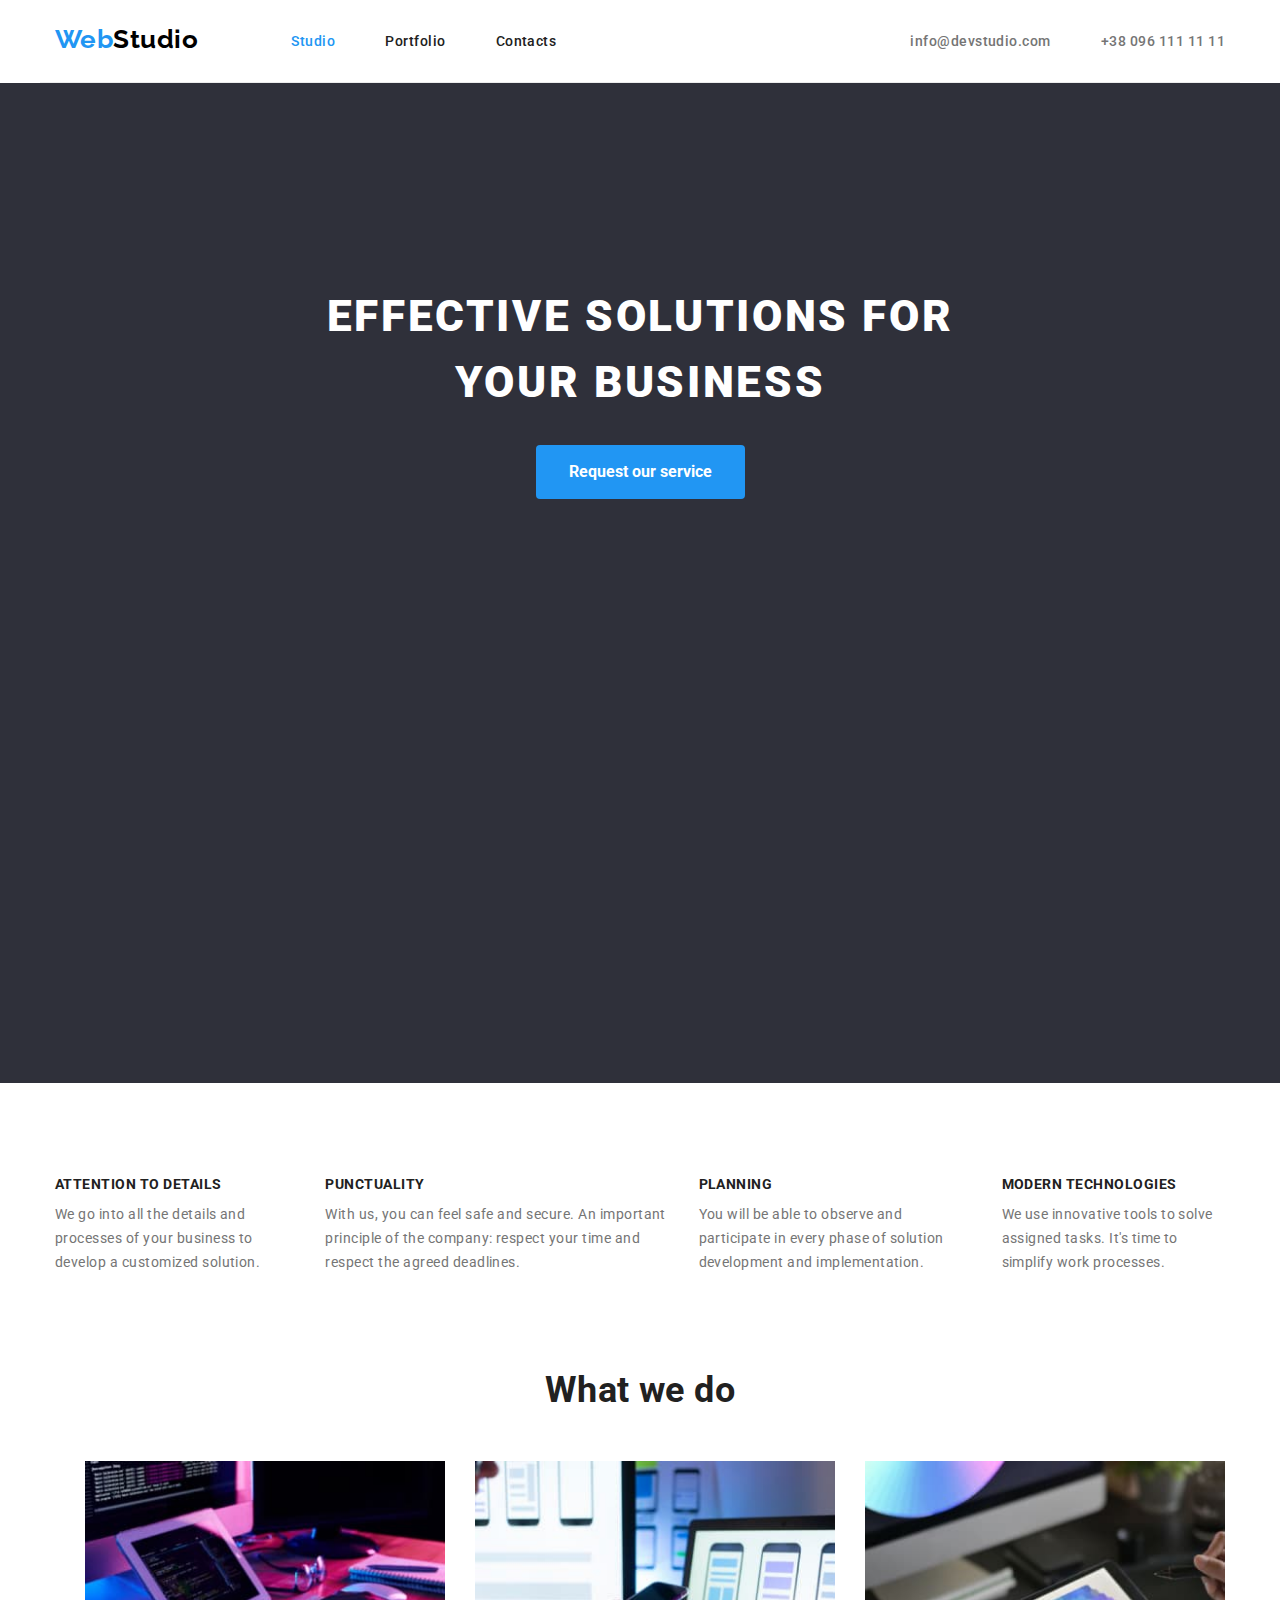
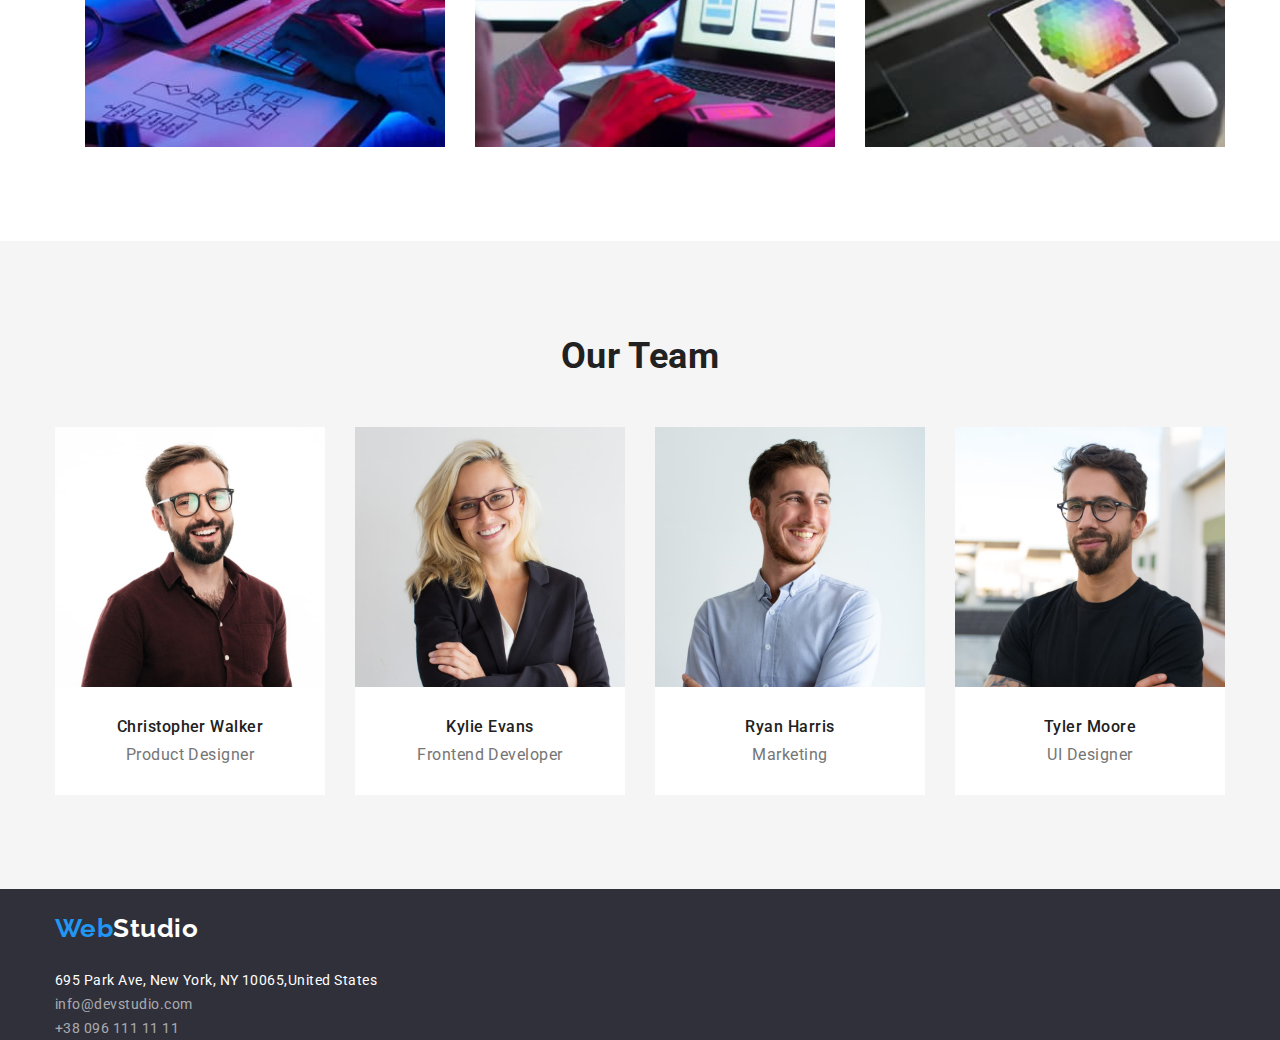
<file: index.html>
<!DOCTYPE html>
<html lang="en">
  <head>
    <meta charset="UTF-8" />
    <meta http-equiv="X-UA-Compatible" content="IE=edge" />
    <meta name="viewport" content="width=device-width, initial-scale=1.0" />
    <meta name="description" content="Ефективні рішення для вашого бізнесу" />
    <title>Document</title>
    <link
      href="https://fonts.googleapis.com/css2?family=Raleway:wght@700&family=Roboto:wght@400;500;700;900&display=swap"
      rel="stylesheet"
    />
    <link
      rel="stylesheet"
      href="https://cdnjs.cloudflare.com/ajax/libs/modern-normalize/1.1.0/modern-normalize.min.css"
    />
    <link rel="stylesheet" href="./css/styles.css " />
  </head>
  <body>
    <header class="page-header">
      <div class="container main-nav">
       <nav class="nav">
              <a href="./index.html" class="logo"> Web<span class="black">Studio</span> </a>

              <ul class="site-nav">
                <li class="item"><a href="" class="link current">Studio</a></li>
                <li class="item"><a href="./portfolio.html" class="link">Portfolio</a></li>
                <li class="item"><a href="" class="link">Contacts</a></li>
              </ul>
            </nav>
          

            <ul class="contacts">
              <li class="item">
                <a href="mailto:info@devstudio.com" class="link">info@devstudio.com</a>
              </li>
              <li class="item"><a href="tel:+380961111111" class="link">+38 096 111 11 11</a></li>
            </ul>
         </div>
    </header>
    <main>
      <section class="hero">
        <div class="hero-wrapper">
        <div class="container">
          <div class="hero-box">
          <h1 class="hero-title">EFFECTIVE SOLUTIONS FOR YOUR BUSINESS</h1>
          <button class="button-blue" type="button">Request our service</button>
        </div>
        </div>
        </div>
      </section>
      <section class="section withoutTitle" >
        <div class="container">
          <h2 class="section-title visually-hidden">Advantages</h2>
          <ul class="advantages-list">
            <li class="item">
              <h3 class="title">ATTENTION TO DETAILS</h3>
              <p class="subtitle">
                We go into all the details and processes of your business to develop a customized
                solution.
              </p>
            </li>
            <li class="item">
              <h3 class="title">PUNCTUALITY</h3>
              <p class="subtitle">
                With us, you can feel safe and secure. An important principle of the company:
                respect your time and respect the agreed deadlines.
              </p>
            </li>
            <li class="item">
              <h3 class="title">PLANNING</h3>
              <p class="subtitle">
                You will be able to observe and participate in every phase of solution development
                and implementation.
              </p>
            </li>
            <li class="item">
              <h3 class="title">MODERN TECHNOLOGIES</h3>
              <p class="subtitle">
                We use innovative tools to solve assigned tasks. It's time to simplify work
                processes.
              </p>
            </li>
          </ul>
        </div>
      </section>
      <section class="section">
        <div class="container">
          <h2 class="section-title">What we do</h2>
          <ul class="workspace">
            <li class="item">
              <img src="./images/img1.jpg" alt="work with a computer" width="370" height="295" />
            </li>
            <li class="item">
              <img src="./images/img2.jpg" alt="work with interface" width="370" height="295" />
            </li>
            <li class="item">
              <img src="./images/img3.jpg" alt="design" width="370" height="295" />
            </li>
          </ul>
        </div>
      </section>
      <section class="section workers">
        <h2 class="section-title">Our Team</h2>
        
        <div class="container">
          <ul class="workers-list">
            <li class="item">
              <div class="pic">
                <img
                  src="./images/workers/img(11).jpg"
                  alt="Christopher Walker"
                  width="270"
                  height="260"
                  
                />
              </div>
                <div class="text-wrapper">
                <h3 class="title">Christopher Walker</h3>
                <p class="profession">Product Designer</p>
              </div>
              
            </li>
            <li class="item">
              <div class="pic">
                <img
                  src="./images/workers/img(12).jpg"
                  alt="Kylie Evans"
                  width="270"
                  height="260"
                  
                />
                </div>
                <div class="text-wrapper">
                <h3 class="title">Kylie Evans</h3>
                <p class="profession">Frontend Developer</p>
              </div>

            </li>
            <li class="item">
              <div class="pic">
                <img
                  src="./images/workers/img(13).jpg"
                  alt="Ryan Harris"
                  width="270"
                  height="260"
                  
                />
                </div>
                <div class="text-wrapper">
                <h3 class="title">Ryan Harris</h3>
                <p class="profession">Marketing</p>
              </div>
            </li>
            <li class="item">
              <div class="pic">
                <img
                  src="./images/workers/img(14).jpg"
                  alt="Tyler Moore"
                  width="270"
                  height="260"
                  
                />
                </div>
                <div class="text-wrapper">
                <h3 class="title">Tyler Moore</h3>
                <p class="profession">UI Designer</p>
              </div>
            </li>
          </ul>
        </div>
      </section>
    </main>
    <footer class="footer">
      <div class="container">
        <a class="logo" href="./index.html">Web<span class="white">Studio</span> </a>
        <address class="address">
          <ul>
            <li><a class="address street" href="695ParkAve,NewYork,NY10065,UnitedStates">695 Park Ave, New York, NY 10065,United States</a></li>
            <li> <a class="address" href="mailto:info@devstudio.com">info@devstudio.com</a></li>
            <li><a class="address" href="tel:+380961111111">+38 096 111 11 11</a></li>
          </ul>
        </address>
      </div>
    </footer>
  </body>
</html>
</file>
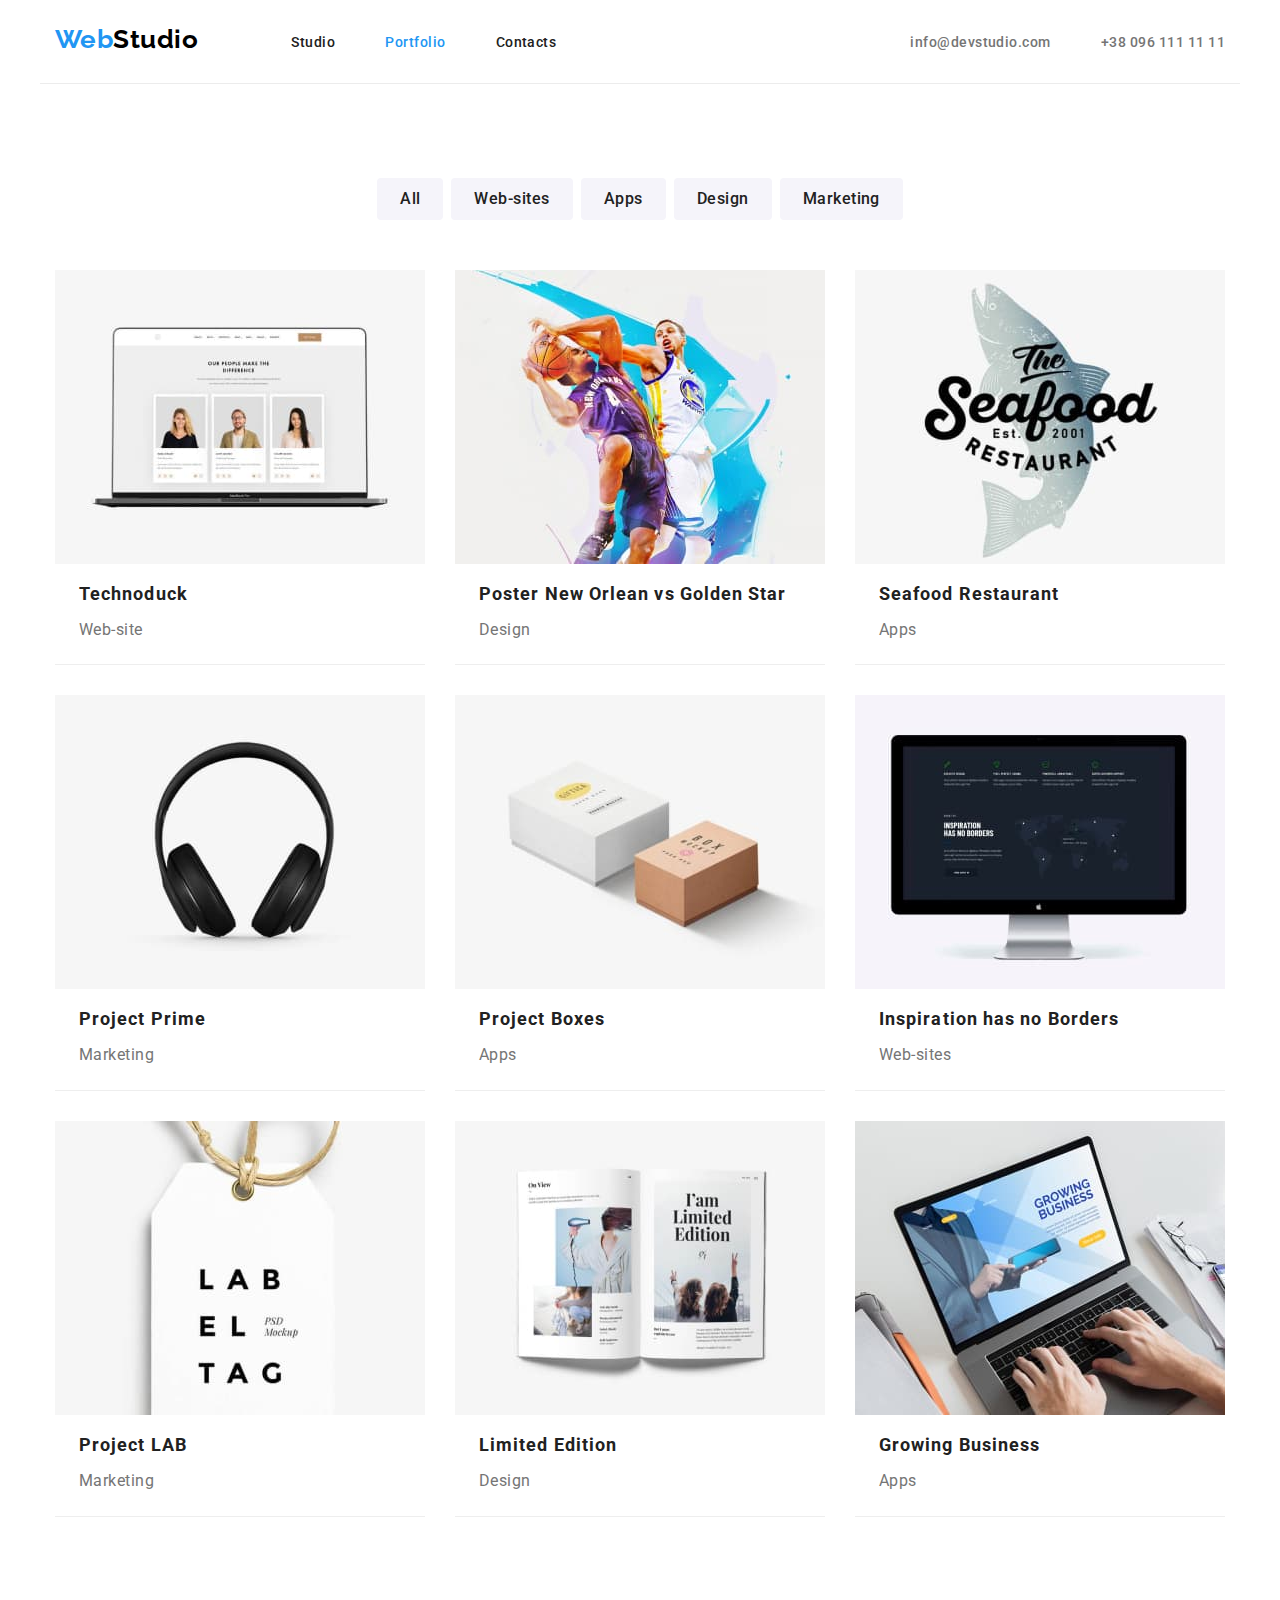
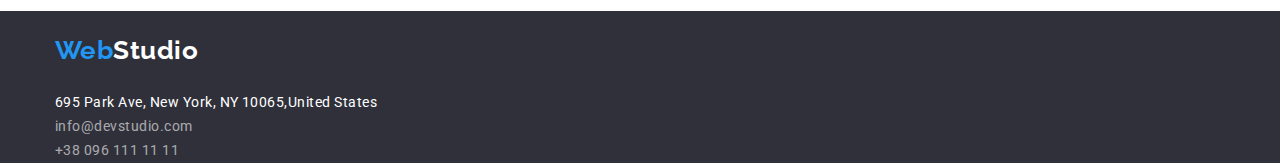
<file: portfolio.html>
<!DOCTYPE html>
<html lang="en">
  <head>
    <meta charset="UTF-8" />
    <meta http-equiv="X-UA-Compatible" content="IE=edge" />
    <meta name="viewport" content="width=device-width, initial-scale=1.0" />
    <meta name="description" content="Ефективні рішення для вашого бізнесу" />
    <title>Document</title>
    <link
      href="https://fonts.googleapis.com/css2?family=Raleway:wght@700&family=Roboto:wght@400;500;700;900&display=swap"
      rel="stylesheet"
    />
    <link rel="stylesheet" href="./css/styles.css " />
  </head>
  <body>
    <header class="page-header">
      <div class="container main-nav">
       <nav class="nav">
              <a href="./index.html" class="logo"> Web<span class="black">Studio</span> </a>

              <ul class="site-nav">
                <li class="item"><a href="./index.html" class="link">Studio</a></li>
                <li class="item"><a href="" class="link current">Portfolio</a></li>
                <li class="item"><a href="" class="link">Contacts</a></li>
              </ul>
            </nav>
          

            <ul class="contacts">
              <li class="item">
                <a href="mailto:info@devstudio.com" class="link">info@devstudio.com</a>
              </li>
              <li class="item"><a href="tel:+380961111111" class="link">+38 096 111 11 11</a></li>
            </ul>
         </div>
    </header>
    <main>
      <section class="section">
       
        <div class="container">
          <div class="flex-container">
            <ul class="btn-list">
              <li class="btn"><button type="button" class="button-grey">All</button></li>
              <li class="btn"><button type="button" class="button-grey">Web-sites</button></li>
              <li class="btn"><button type="button" class="button-grey">Apps</button></li>
              <li class="btn"><button type="button" class="button-grey">Design</button></li>
              <li class="btn"><button type="button" class="button-grey">Marketing</button></li>
            </ul>
          </div>
          <div class="flex-container">
            <ul class="projects">
              <li class="flex-element">
                <div class="item">
                  <a href="" class="link">
                    <img
                      src="./images/portfolio/img11.jpg"
                      alt="photo project"
                      width="370"
                      height="294"
                    />
                    <h2 class="project-title">Technoduck</h2>
                    <p class="type">Web-site</p></a
                  >
                </div>
              </li>
              <li class="flex-element">
                <div class="item">
                  <a href="" class="link">
                    <img
                      src="./images/portfolio/img12.jpg"
                      alt="photo project"
                      width="370"
                      height="294"
                    />
                    <h2 class="project-title">Poster New Orlean vs Golden Star</h2>
                    <p class="type">Design</p></a
                  >
                </div>
              </li>
              <li class="flex-element">
                <div class="item">
                  <a href="" class="link">
                    <img
                      src="./images/portfolio/img13.jpg"
                      alt="photo project"
                      width="370"
                      height="294"
                    />
                    <h2 class="project-title">Seafood Restaurant</h2>
                    <p class="type">Apps</p></a
                  >
                </div>
              </li>
              <li class="flex-element">
                <div class="item">
                  <a href="" class="link">
                    <img
                      src="./images/portfolio/img21.jpg"
                      alt="photo project"
                      width="370"
                      height="294"
                    />
                    <h2 class="project-title">Project Prime</h2>
                    <p class="type">Marketing</p></a
                  >
                </div>
              </li>
              <li class="flex-element">
                <div class="item">
                  <a href="" class="link">
                    <img
                      src="./images/portfolio/img22.jpg"
                      alt="photo project"
                      width="370"
                      height="294"
                    />
                    <h2 class="project-title">Project Boxes</h2>
                    <p class="type">Apps</p></a
                  >
                </div>
              </li>
              <li class="flex-element">
                <div class="item">
                  <a href="" class="link">
                    <img
                      src="./images/portfolio/img23.jpg"
                      alt="photo project"
                      width="370"
                      height="294"
                    />
                    <h2 class="project-title">Inspiration has no Borders</h2>
                    <p class="type">Web-sites</p></a
                  >
                </div>
              </li>
              <li class="flex-element">
                <div class="item">
                  <a href="" class="link">
                    <img
                      src="./images/portfolio/img32.jpg"
                      alt="photo project"
                      width="370"
                      height="294"
                    />
                    <h2 class="project-title">Project LAB</h2>
                    <p class="type">Marketing</p></a
                  >
                </div>
              </li>
              <li class="flex-element">
                <div class="item">
                  <a href="" class="link">
                    <img
                      src="./images/portfolio/img31.jpg"
                      alt="photo project"
                      width="370"
                      height="294"
                    />
                    <h2 class="project-title">Limited Edition</h2>
                    <p class="type">Design</p></a
                  >
                </div>
              </li>
              <li class="flex-element">
                <div class="item">
                  <a href="" class="link">
                    <img
                      src="./images/portfolio/img33.jpg"
                      alt="photo project"
                      width="370"
                      height="294"
                    />
                    <h2 class="project-title">Growing Business</h2>
                    <p class="type">Apps</p></a
                  >
                </div>
              </li>
            </ul>
          </div>
        </div>
      </section>
    </main>
    <footer class="footer">
      <div class="container">
        <a class="logo" href="./index.html">Web<span class="white">Studio</span> </a>
        <address class="address">
          <ul>
            <li><a class="address street" href="695ParkAve,NewYork,NY10065,UnitedStates">695 Park Ave, New York, NY 10065,United States</a></li>
            <li> <a class="address" href="mailto:info@devstudio.com">info@devstudio.com</a></li>
            <li><a class="address" href="tel:+380961111111">+38 096 111 11 11</a></li>
          </ul>
        </address>
      </div>
    </footer>
  </body>
</html>
</file>
<file: css/styles.css>
:root {
  --primary-text-color: #757575;
  --title-text-color: #212121;
  --accent-color: #2196f3;
  --main-bg-color: #f5f5f5;
  --secondary-bg-color: #f5f4fa;
  --dark-bg-color: #2f303a;
  --white-text-color: #ffffff;
  --black: #000000;
}

html {
  box-sizing: border-box;
}

*,
*::before,
*::after {
  box-sizing: inherit;
}

body {
  margin: 0;
  background-color: var(--white-text-color);
  color: var(--primary-text-color);
  font-family: Roboto, sans-serif;
  letter-spacing: 0.03em;
}
ul {
  list-style: none;
  padding: 0;
  margin: 0;
}
a {
  text-decoration: none;
  color: inherit;
}
h1,
h2,
h3,
h4,
h5,
h6 {
  margin: 0;
}
p {
  margin: 0;
}
address {
  font-style: normal;
}
button {
  font-family: inherit;
  padding: 0;
  margin: 0;
}
img {
  display: block;
  max-width: 100%;
  height: auto;
}

.link {
  text-decoration: none;
}

.logo {
  padding-top: 24px;
  padding-bottom: 25px;
  display: block;
  color: #2196f3;
  font-family: Raleway, cursive;
  font-weight: 700;
  font-size: 26px;
  line-height: 1.2;
  text-decoration: none;
  
}

.logo .black {
  color: var(--black);
}

.logo .white {
  color: var(--white-text-color);
}

.container {
  margin-left: auto;
  margin-right: auto;
  max-width: 1200px;
  padding-right: 15px;
  padding-left: 15px;
  outline: 1px solid transparent;
}

.page-header {
  margin-left: auto;
  margin-right: auto;
  width: 1200px;
  background-color: #ffffff;
  border-bottom: 1px solid #ececec;
}

.main-nav {
  display: flex;
  align-items: center;
  justify-content: center;
}

.nav {
  display: flex;
}

.centerbox {
  display: flex;
}
.site-nav {
  padding: 32px 0;
  margin-left: 93px;
  align-items: center;
  display: flex;
  margin-top: 0;
  margin-bottom: 0;
  padding-left: 0;
}



.site-nav .item:not(:last-child) {
  margin-right: 50px;
}

.site-nav .item :last-child {
  margin-right: 0;
}
.site-nav .link {
  color: var(--title-text-color);
  font-weight: 500;
  font-size: 14px;
  line-height: 1.14;
  text-decoration: none;
}

.site-nav .link:hover,
.site-nav .link:focus {
  color: var(--accent-color);
}

.site-nav .link.current {
  color: var(--accent-color);
}

.contacts {
  margin-left: auto;
  padding: 32px 0;
  display: flex;
}

.contacts .item + .item {
  margin-left: 50px;
}

.contacts .link {
  color: var(--primary-text-color);
  font-weight: 500;
  font-size: 14px;
  line-height: 1.14;
  text-decoration: none;
}

.contacts .link:hover,
.contacts .link:focus {
  color: var(--accent-color);
}

.hero {
  padding-bottom: 200px;
  padding-top: 200px;
  text-align: center;
  background-color: var(--dark-bg-color);
}

.hero-title {
  margin: 0;
  margin-bottom: 30px;
  padding: 0;
  color: var(--white-text-color);
  font-weight: 900;
  font-size: 44px;
  line-height: 1.5;
  letter-spacing: 0.06em;
  text-decoration: none;
}

.hero-box {
width: 695px;
margin-left: auto;
margin-right: auto;
}

.hero-wrapper {
  max-width: 1600px;
  height: 600px;
  margin-right: auto;
  margin-left: auto;
  background-image: url();
}

/* Section */

.section {
  padding-top: 94px;
  padding-bottom: 94px;
}
.section-title {
  margin-top: 0;
  margin-bottom: 50px;
  color: var(--title-text-color);
  font-weight: 700;
  font-size: 36px;
  line-height: 1.17;
  text-align: center;
  text-decoration: none;
}

.visually-hidden {
    position: absolute;
    white-space: nowrap;
    width: 1px;
    height: 1px;
    overflow: hidden;
    border: 0;
    padding: 0;
    clip: rect(0 0 0 0);
    clip-path: inset(50%);
    margin: -1px;
}

.section.withoutTitle {
    padding-bottom: 0;
}
.advantages-list {
  display: flex;
  margin-top: 0;
}

.advantages-list .item:not(:last-child) {
  margin-right: 30px;
}

.advantages-list .item :last-child {
  margin-right: 0;
}
.advantages-list .title {
  margin-top: 0;
  margin-bottom: 10px;
  color: var(--title-text-color);
  font-weight: 700;
  font-size: 14px;
  line-height: 1.14;
  text-decoration: none;
}

.advantages-list .subtitle {
  margin-top: 0;
  font-size: 14px;
  line-height: 1.7;
}

.workspace {
  display: flex;
}

.workspace .item {
  margin-left: 30px;
}

.workers .item {
  background-color: #fff;
  
}

.workspace .item:last-child {
  margin-right: 0;
}
.workers-list {
  display: flex;
  margin-top: 0;
  margin-bottom: 0; 
}

.text-wrapper {
  padding: 30px 0;
}
.workers-list .item:not(:last-child) {
  margin-right: 30px;
}

.workers-list .item:last-child {
  margin-bottom: 0;
}

.workers-list .title {
  margin-top: 0;
  margin-bottom: 10px;
  color: var(--title-text-color);
  font-weight: 500;
  font-size: 16px;
  line-height: 1.19;
  text-decoration: none;
  text-align: center;
}

.workers-list .profession {
  margin-top: 0;
  font-size: 16px;
  line-height: 1.18;
  text-decoration: none;
  text-align: center;
}

.workers {
  background-color: #f5f5f5;

}


.pic {
  width: 270px;
  left: 215px;
  top: 1632px;
  background: #ffffff;
  border-radius: 0px 0px 4px 4px;
 
}

.button-blue { 
  margin: 0 auto;
  min-width: 152px;
  padding: 10px 32px;
  border-radius: 4px;
  color: var(--white-text-color);
  background-color: var(--accent-color);
  font-weight: 700;
  font-size: 16px;
  line-height: 2;
  display: inline-block;
  text-align: center;
  align-items: center;
  border: 1px solid transparent;
  cursor: pointer;
}

.button-blue:hover,
.button-blue:focus {
  color: var(--white-text-color);
  background-color:#39a0f5;
}


.button-grey {
  font-family: 'Roboto';
  display: block;
  color: var(--title-text-color);
  background-color: var(--secondary-bg-color);
  padding: 6px 22px;
  font-weight: 500;
  font-size: 16px;
  line-height: 1.73;
  border-radius: 4px;
  border: 1px solid transparent;
  text-align: center;
  letter-spacing: 0.03em;
  cursor: pointer;
}

.button-grey:hover,
.button-grey:focus {
  color: #ffffff;
  background-color: #2196f3;
}

.footer {
  background-color: var(--dark-bg-color);
}

.address {
  font-style: inherit;
  color: rgba(255, 255, 255, 0.6);
  font-size: 14px;
  line-height: 1.7;
  text-decoration: none;
}

.address.street {
  color: #ffffff;
}

.address:hover,
.address:focus {
  color: var(--accent-color);
}

.flex-container {
display: flex;
flex-wrap: wrap;
justify-content: center;

}

.btn-list {
  display: flex;
  margin-bottom: 50px;
}

.btn-list .btn:not(:last-child) {
  margin-right: 8px;
}

.btn-list .btn:last-child {
  margin-right: 0;
}
.projects {
  padding: 0;
  display: flex;
  flex-wrap: wrap;
  gap: 30px;
}
.projects .project-title {
  font-weight: 700;
  font-size: 18px;
  line-height: 2;
  letter-spacing: 0.06em;
  color: #212121;
}

.project-title {
  margin-top: 12px;
  margin-bottom: 4px;
  margin-left: 24px;
  margin-right: 24px;
}

.flex-element .item {
  box-sizing: border-box;
  background: #ffffff;
  border-bottom: 1px solid #eeeeee;
}  

.type {
  color: var(--primary-text-color);
  font-size: 16px;
  line-height: 1.8;
  margin-bottom: 20px;
  margin-left: 24px;
}
</file>
